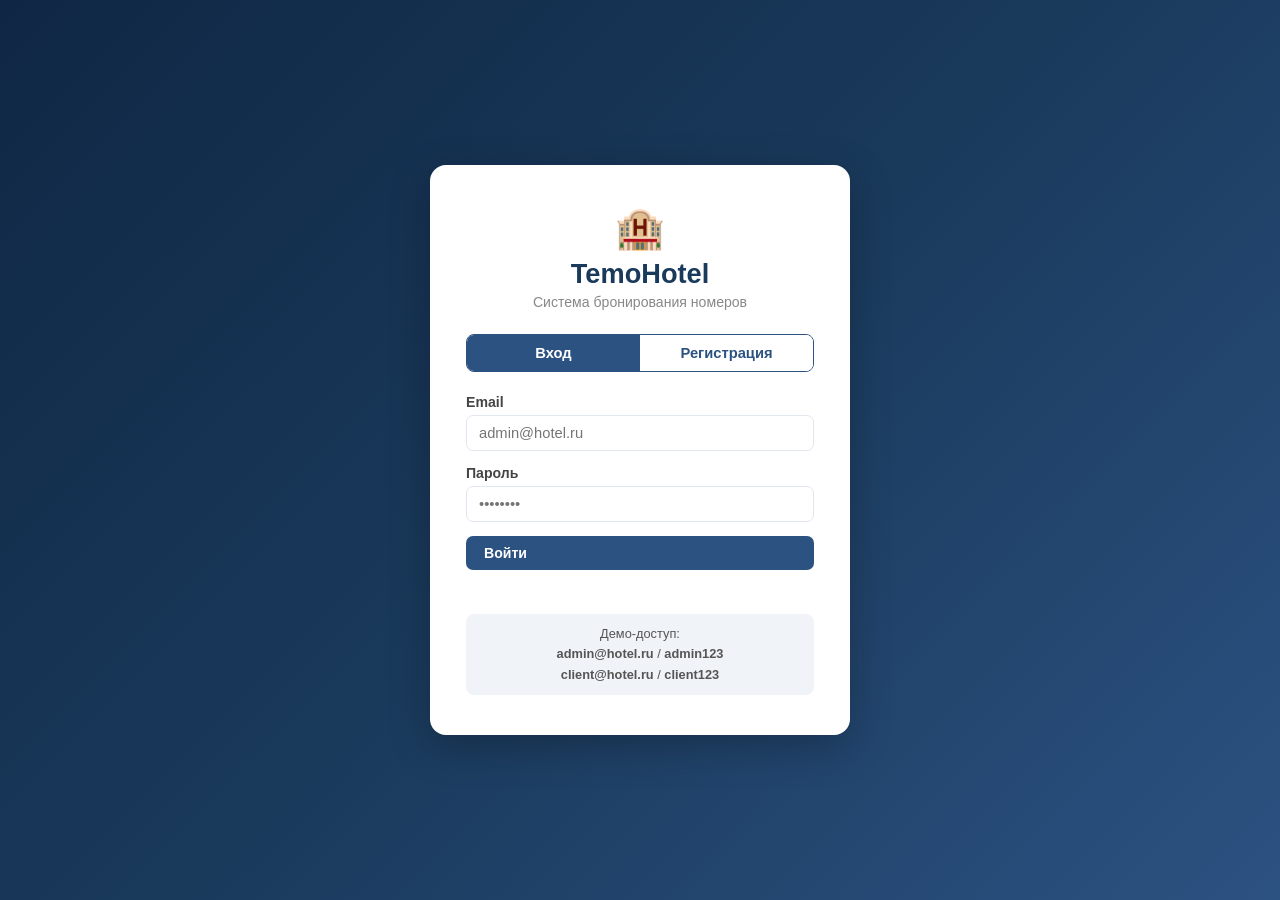
<file: hotel/index.html>
<!DOCTYPE html>
<html lang="ru">
<head>
  <meta charset="UTF-8">
  <meta name="viewport" content="width=device-width, initial-scale=1.0">
  <title>TemoHotel — Вход</title>
  <link rel="stylesheet" href="style.css">
</head>
<body>
<div class="login-wrap">
  <div class="login-box">
    <div class="login-logo">🏨</div>
    <h1>TemoHotel</h1>
    <p class="subtitle">Система бронирования номеров</p>

    <div class="tabs">
      <button class="active" onclick="switchTab('login')">Вход</button>
      <button onclick="switchTab('register')">Регистрация</button>
    </div>

    <!-- ВХОД -->
    <div id="tab-login">
      <div class="form-group">
        <label>Email</label>
        <input type="email" id="login-email" placeholder="admin@hotel.ru" />
      </div>
      <div class="form-group">
        <label>Пароль</label>
        <input type="password" id="login-pass" placeholder="••••••••" />
      </div>
      <button class="btn btn-primary" style="width:100%" onclick="doLogin()">Войти</button>
      <div id="login-error" class="error-msg"></div>
      <p class="demo-hint">
        Демо-доступ:<br>
        <b>admin@hotel.ru</b> / <b>admin123</b><br>
        <b>client@hotel.ru</b> / <b>client123</b>
      </p>
    </div>

    <!-- РЕГИСТРАЦИЯ -->
    <div id="tab-register" style="display:none">
      <div class="form-group">
        <label>ФИО</label>
        <input type="text" id="reg-fio" placeholder="Иван Иванов" />
      </div>
      <div class="form-group">
        <label>Телефон</label>
        <input type="tel" id="reg-phone" placeholder="79001234567" inputmode="numeric" maxlength="15" />
        <small style="color:#888;font-size:0.78em">Только цифры, например: 79001234567</small>
      </div>
      <div class="form-group">
        <label>Email</label>
        <input type="email" id="reg-email" placeholder="your@email.ru" />
      </div>
      <div class="form-group">
        <label>Пароль</label>
        <input type="password" id="reg-pass" placeholder="Минимум 6 символов" />
      </div>
      <button class="btn btn-success" style="width:100%" onclick="doRegister()">Зарегистрироваться</button>
      <div id="reg-msg" class="error-msg"></div>
    </div>
  </div>
</div>

<script src="db.js"></script>
<script>
  // Если уже залогинен — редирект
  const sess = DB.getSession();
  if (sess) {
    location.href = sess.role === 'admin' ? 'admin.html' : 'client.html';
  }

  function switchTab(tab) {
    document.querySelectorAll('.tabs button').forEach((b, i) => {
      b.classList.toggle('active', (tab === 'login' && i === 0) || (tab === 'register' && i === 1));
    });
    document.getElementById('tab-login').style.display = tab === 'login' ? '' : 'none';
    document.getElementById('tab-register').style.display = tab === 'register' ? '' : 'none';
  }

  function doLogin() {
    const email = document.getElementById('login-email').value.trim();
    const pass = document.getElementById('login-pass').value;
    const user = DB.findUser(email, pass);
    if (!user) {
      document.getElementById('login-error').textContent = 'Неверный email или пароль';
      return;
    }
    DB.setSession(user);
    location.href = user.role === 'admin' ? 'admin.html' : 'client.html';
  }

  function doRegister() {
    const fio = document.getElementById('reg-fio').value.trim();
    const phone = document.getElementById('reg-phone').value.trim();
    const email = document.getElementById('reg-email').value.trim();
    const pass = document.getElementById('reg-pass').value;
    const msg = document.getElementById('reg-msg');

    if (!fio || !email || !pass) { msg.textContent = 'Заполните все поля'; msg.className = 'error-msg'; return; }
    if (phone && !/^\d+$/.test(phone)) { msg.textContent = 'Телефон должен содержать только цифры'; msg.className = 'error-msg'; return; }
    if (phone && (phone.length < 10 || phone.length > 15)) { msg.textContent = 'Телефон: от 10 до 15 цифр'; msg.className = 'error-msg'; return; }
    if (pass.length < 6) { msg.textContent = 'Пароль минимум 6 символов'; msg.className = 'error-msg'; return; }

    const user = DB.registerUser({ fio, phone, email, password: pass });
    if (!user) { msg.textContent = 'Email уже зарегистрирован'; msg.className = 'error-msg'; return; }

    msg.textContent = 'Регистрация успешна! Войдите в систему.';
    msg.className = 'success-msg';
    setTimeout(() => switchTab('login'), 1500);
  }

  // Разрешаем только цифры в поле телефона
  document.getElementById('reg-phone').addEventListener('input', function() {
    this.value = this.value.replace(/\D/g, '');
  });

  // Enter для входа
  document.addEventListener('keydown', e => {
    if (e.key === 'Enter') doLogin();
  });
</script>
</body>
</html>
</file>
<file: hotel/style.css>
* { margin: 0; padding: 0; box-sizing: border-box; }

:root {
  --primary: #1a3a5c;
  --primary-light: #2c5282;
  --accent: #63b3ed;
  --success: #27ae60;
  --danger: #e74c3c;
  --warning: #f39c12;
  --bg: #f0f4f8;
  --card: #ffffff;
  --text: #222;
  --text-muted: #888;
  --border: #e2e8f0;
  --radius: 10px;
  --shadow: 0 2px 12px rgba(0,0,0,0.08);
}

html { font-size: 16px; }

body {
  font-family: 'Segoe UI', Arial, sans-serif;
  background: var(--bg);
  color: var(--text);
  min-height: 100vh;
  overflow-x: hidden;
}

/* ===== ШАПКА ===== */
.header {
  background: var(--primary);
  color: #fff;
  padding: 8px 20px;
  display: flex;
  align-items: center;
  justify-content: space-between;
  flex-wrap: wrap;
  gap: 10px;
  position: sticky;
  top: 0;
  z-index: 100;
  box-shadow: 0 2px 8px rgba(0,0,0,0.2);
}
.header h1 {
  font-size: clamp(0.95em, 2.5vw, 1.3em);
  letter-spacing: 0.5px;
  white-space: nowrap;
}
.header .logo-icon { font-size: 1.3em; margin-right: 6px; }
.header .user-info {
  display: flex;
  align-items: center;
  gap: 10px;
  flex-wrap: wrap;
}
.header .user-info span {
  opacity: 0.85;
  font-size: clamp(0.78em, 2vw, 0.95em);
  max-width: 160px;
  overflow: hidden;
  text-overflow: ellipsis;
  white-space: nowrap;
}
.header-brand {
  display: flex;
  align-items: center;
  gap: 10px;
  cursor: pointer;
  text-decoration: none;
  flex-shrink: 0;
  transition: opacity 0.2s;
}
.header-brand:hover { opacity: 0.85; }
.header-logo {
  height: 90px;
  width: auto;
  object-fit: contain;
  display: block;
}
.header-logo-text {
  height: 50px;
  width: auto;
  object-fit: contain;
  display: block;
}
.header-brand-text {
  display: flex;
  flex-direction: column;
  line-height: 1;
  gap: 1px;
}
.brand-temo {
  font-size: clamp(0.9em, 2vw, 1.3em);
  font-weight: 900;
  color: #fff;
  letter-spacing: 3px;
  font-family: 'Segoe UI', Arial, sans-serif;
}
.brand-hotel {
  font-size: clamp(0.6em, 1.3vw, 0.88em);
  font-weight: 600;
  color: rgba(255,255,255,0.85);
  letter-spacing: 5px;
}
.btn-logout {
  background: var(--danger);
  color: #fff;
  border: none;
  padding: 6px 14px;
  border-radius: 6px;
  cursor: pointer;
  font-size: 0.85em;
  white-space: nowrap;
  transition: background 0.2s;
}
.btn-logout:hover { background: #c0392b; }

/* ===== НАВИГАЦИЯ В ШАПКЕ ===== */
.header-nav {
  display: flex;
  align-items: center;
  gap: 2px;
  flex: 1;
  justify-content: center;
  flex-wrap: wrap;
}
.header-nav button {
  background: none;
  border: none;
  color: rgba(255,255,255,0.7);
  padding: 8px 16px;
  cursor: pointer;
  font-size: clamp(0.8em, 1.8vw, 0.95em);
  border-bottom: 3px solid transparent;
  border-radius: 4px 4px 0 0;
  transition: all 0.2s;
  white-space: nowrap;
}
.header-nav button:hover { color: #fff; background: rgba(255,255,255,0.08); }
.header-nav button.active { color: #fff; border-bottom-color: var(--accent); }

/* ===== КОНТЕНТ ===== */
.container {
  max-width: 1100px;
  margin: 24px auto;
  padding: 0 16px;
}
.page { display: none; }
.page.active { display: block; }

/* ===== КАРТОЧКИ НОМЕРОВ ===== */
.rooms-grid {
  display: grid;
  grid-template-columns: repeat(auto-fill, minmax(240px, 1fr));
  gap: 16px;
  margin-top: 16px;
}
.room-card {
  background: var(--card);
  border-radius: var(--radius);
  box-shadow: var(--shadow);
  padding: 18px;
  transition: transform 0.2s, box-shadow 0.2s;
  display: flex;
  flex-direction: column;
  gap: 6px;
}
.room-card:hover { transform: translateY(-3px); box-shadow: 0 6px 20px rgba(0,0,0,0.12); }
.room-card h3 { font-size: 1.05em; color: var(--primary); }
.room-card .price { font-size: 1.2em; font-weight: bold; color: var(--success); }
.room-card .type { color: #666; font-size: 0.88em; }
.room-card .desc { color: var(--text-muted); font-size: 0.83em; flex: 1; }
.room-card .card-footer { margin-top: 8px; }

/* ===== БЕЙДЖИ ===== */
.badge {
  display: inline-block;
  padding: 3px 10px;
  border-radius: 20px;
  font-size: 0.78em;
  font-weight: bold;
}
.badge.free { background: #d4edda; color: #155724; }
.badge.busy { background: #f8d7da; color: #721c24; }
.badge.pending { background: #fff3cd; color: #856404; }

/* ===== КНОПКИ ===== */
.btn {
  padding: 9px 18px;
  border: none;
  border-radius: 7px;
  cursor: pointer;
  font-size: 0.88em;
  font-weight: 600;
  transition: all 0.2s;
  white-space: nowrap;
  display: inline-flex;
  align-items: center;
  gap: 5px;
}
.btn:disabled { opacity: 0.5; cursor: not-allowed; }
.btn-primary { background: var(--primary-light); color: #fff; }
.btn-primary:hover:not(:disabled) { background: var(--primary); }
.btn-success { background: var(--success); color: #fff; }
.btn-success:hover:not(:disabled) { background: #1e8449; }
.btn-danger { background: var(--danger); color: #fff; }
.btn-danger:hover:not(:disabled) { background: #c0392b; }
.btn-warning { background: var(--warning); color: #fff; }
.btn-warning:hover:not(:disabled) { background: #d68910; }
.btn-sm { padding: 5px 11px; font-size: 0.8em; }
.btn-block { width: 100%; justify-content: center; }

/* ===== ФОРМЫ ===== */
.form-group { margin-bottom: 14px; }
.form-group label {
  display: block;
  margin-bottom: 5px;
  font-weight: 600;
  color: #444;
  font-size: 0.88em;
}
.form-group input,
.form-group select,
.form-group textarea {
  width: 100%;
  padding: 9px 12px;
  border: 1.5px solid var(--border);
  border-radius: 7px;
  font-size: 0.92em;
  transition: border 0.2s;
  background: #fff;
  color: var(--text);
}
.form-group input:focus,
.form-group select:focus,
.form-group textarea:focus {
  outline: none;
  border-color: var(--primary-light);
  box-shadow: 0 0 0 3px rgba(44,82,130,0.1);
}
.form-row {
  display: grid;
  grid-template-columns: 1fr 1fr;
  gap: 12px;
}

/* ===== ТАБЛИЦЫ ===== */
.table-wrap {
  overflow-x: auto;
  margin-top: 14px;
  border-radius: var(--radius);
  box-shadow: var(--shadow);
  -webkit-overflow-scrolling: touch;
}
.table-wrap::-webkit-scrollbar { height: 5px; }
.table-wrap::-webkit-scrollbar-thumb { background: var(--accent); border-radius: 3px; }
table {
  width: 100%;
  border-collapse: collapse;
  background: var(--card);
  min-width: 500px;
}
th {
  background: var(--primary-light);
  color: #fff;
  padding: 11px 13px;
  text-align: left;
  font-size: 0.85em;
  white-space: nowrap;
}
td {
  padding: 10px 13px;
  border-bottom: 1px solid var(--border);
  font-size: 0.85em;
  vertical-align: middle;
}
tr:last-child td { border-bottom: none; }
tr:hover td { background: #f7faff; }
.td-actions { display: flex; gap: 6px; flex-wrap: wrap; }

/* ===== МОДАЛЬНОЕ ОКНО ===== */
.modal-overlay {
  display: none;
  position: fixed;
  inset: 0;
  background: rgba(0,0,0,0.55);
  z-index: 1000;
  align-items: center;
  justify-content: center;
  padding: 16px;
}
.modal-overlay.open { display: flex; }
.modal {
  background: var(--card);
  border-radius: 14px;
  padding: 28px 24px;
  width: 100%;
  max-width: 460px;
  max-height: 90vh;
  overflow-y: auto;
  box-shadow: 0 8px 32px rgba(0,0,0,0.2);
  position: relative;
}
.modal h2 { margin-bottom: 18px; color: var(--primary); font-size: 1.15em; }
.modal-close {
  position: absolute;
  top: 12px;
  right: 16px;
  background: none;
  border: none;
  font-size: 1.5em;
  cursor: pointer;
  color: var(--text-muted);
  line-height: 1;
  padding: 4px;
}
.modal-close:hover { color: var(--danger); }

/* ===== СТРАНИЦА ВХОДА ===== */
.login-wrap {
  min-height: 100vh;
  display: flex;
  align-items: center;
  justify-content: center;
  background: linear-gradient(135deg, #0f2744 0%, #1a3a5c 50%, #2c5282 100%);
  padding: 20px;
}
.login-box {
  background: var(--card);
  border-radius: 16px;
  padding: clamp(24px, 5vw, 40px) clamp(20px, 5vw, 36px);
  width: 100%;
  max-width: 420px;
  box-shadow: 0 12px 40px rgba(0,0,0,0.25);
}
.login-logo {
  text-align: center;
  margin-bottom: 6px;
  font-size: 2.5em;
}
.login-box h1 {
  text-align: center;
  color: var(--primary);
  margin-bottom: 4px;
  font-size: clamp(1.3em, 4vw, 1.7em);
}
.login-box .subtitle {
  text-align: center;
  color: var(--text-muted);
  margin-bottom: 24px;
  font-size: 0.88em;
}
.tabs {
  display: flex;
  margin-bottom: 22px;
  border-radius: 8px;
  overflow: hidden;
  border: 1.5px solid var(--primary-light);
}
.tabs button {
  flex: 1;
  padding: 10px;
  border: none;
  background: #fff;
  color: var(--primary-light);
  font-weight: 600;
  cursor: pointer;
  font-size: 0.92em;
  transition: all 0.2s;
}
.tabs button.active { background: var(--primary-light); color: #fff; }
.error-msg { color: var(--danger); font-size: 0.85em; margin-top: 8px; text-align: center; min-height: 20px; }
.success-msg { color: var(--success); font-size: 0.85em; margin-top: 8px; text-align: center; }
.demo-hint {
  margin-top: 16px;
  padding: 10px 14px;
  background: #f0f4f8;
  border-radius: 8px;
  font-size: 0.8em;
  color: #555;
  text-align: center;
  line-height: 1.6;
}

/* ===== ИКОНКА УВЕДОМЛЕНИЙ (клиент) ===== */
.notif-btn-wrap {
  position: relative;
}
.notif-icon-btn {
  background: none;
  border: none;
  cursor: pointer;
  padding: 4px;
  position: relative;
  display: flex;
  align-items: center;
  justify-content: center;
  border-radius: 8px;
  transition: background 0.2s;
}
.notif-icon-btn:hover { background: rgba(255,255,255,0.12); }
.notif-icon-img {
  width: 36px;
  height: 36px;
  object-fit: contain;
  display: block;
}
.notif-icon-btn .notif-badge {
  position: absolute;
  top: 0;
  right: 0;
  transform: translate(30%, -30%);
}

/* ===== ПАНЕЛЬ УВЕДОМЛЕНИЙ ===== */
.notif-panel {
  display: none;
  position: absolute;
  top: calc(100% + 12px);
  right: 0;
  width: 320px;
  max-height: 420px;
  background: #fff;
  border-radius: 12px;
  box-shadow: 0 8px 32px rgba(0,0,0,0.18);
  z-index: 500;
  overflow: hidden;
  flex-direction: column;
}
.notif-panel.open { display: flex; }
.notif-panel-header {
  display: flex;
  align-items: center;
  justify-content: space-between;
  padding: 14px 16px 10px;
  font-weight: 700;
  font-size: 0.95em;
  color: var(--primary);
  border-bottom: 1px solid var(--border);
  flex-shrink: 0;
}
.notif-panel-close {
  background: none;
  border: none;
  font-size: 1.3em;
  cursor: pointer;
  color: #aaa;
  line-height: 1;
  padding: 2px 6px;
  border-radius: 4px;
}
.notif-panel-close:hover { color: var(--danger); background: #fef2f2; }
.notif-panel #notif-list {
  overflow-y: auto;
  padding: 10px 12px;
  flex: 1;
}
.notif-panel .notif-item {
  margin-bottom: 8px;
}
.notif-panel .empty-state {
  padding: 24px 16px;
}

@media (max-width: 480px) {
  .notif-panel { width: calc(100vw - 24px); right: -60px; }
  .notif-icon-img { width: 28px; height: 28px; }
}


.notif-badge {
  background: var(--danger);
  color: #fff;
  border-radius: 50%;
  width: 18px;
  height: 18px;
  font-size: 0.68em;
  display: inline-flex;
  align-items: center;
  justify-content: center;
  margin-left: 4px;
  vertical-align: middle;
  font-weight: bold;
}
.notif-item {
  background: var(--card);
  border-radius: 8px;
  padding: 12px 16px;
  margin-bottom: 10px;
  box-shadow: var(--shadow);
  border-left: 4px solid var(--primary-light);
}
.notif-item.unread { border-left-color: var(--danger); background: #fff8f8; }
.notif-item .notif-text { font-size: 0.9em; line-height: 1.5; color: #111; }
.notif-item .notif-date { font-size: 0.76em; color: #555; margin-top: 5px; }

/* ===== СЕКЦИИ ===== */
.section-header {
  display: flex;
  align-items: center;
  justify-content: space-between;
  flex-wrap: wrap;
  gap: 10px;
  margin-bottom: 14px;
}
.section-header h2 { color: var(--primary); font-size: clamp(1em, 3vw, 1.2em); }

.filter-bar {
  display: flex;
  gap: 10px;
  flex-wrap: wrap;
  align-items: center;
}
.filter-bar select {
  padding: 7px 12px;
  border-radius: 7px;
  border: 1.5px solid var(--border);
  font-size: 0.88em;
  background: #fff;
  cursor: pointer;
}

.info-card {
  background: var(--card);
  border-radius: var(--radius);
  padding: 18px 20px;
  box-shadow: var(--shadow);
  margin-bottom: 14px;
}
.info-card p { margin-bottom: 8px; font-size: 0.92em; line-height: 1.5; }
.info-card p:last-child { margin-bottom: 0; }
.info-card strong { color: var(--primary); }

/* ===== СТАТИСТИКА ===== */
.stats {
  display: grid;
  grid-template-columns: repeat(auto-fit, minmax(130px, 1fr));
  gap: 14px;
  margin-bottom: 24px;
}
.stat-card {
  background: var(--card);
  border-radius: var(--radius);
  padding: 16px;
  box-shadow: var(--shadow);
  text-align: center;
  border-top: 3px solid var(--primary-light);
}
.stat-card .num {
  font-size: clamp(1.6em, 4vw, 2.2em);
  font-weight: bold;
  color: var(--primary-light);
  line-height: 1;
}
.stat-card .lbl { font-size: 0.8em; color: var(--text-muted); margin-top: 6px; }

/* ===== ТОСТ ===== */
.toast {
  position: fixed;
  bottom: 24px;
  right: 24px;
  left: 24px;
  max-width: 360px;
  margin: 0 auto;
  background: var(--primary);
  color: #fff;
  padding: 13px 20px;
  border-radius: 10px;
  box-shadow: 0 4px 20px rgba(0,0,0,0.25);
  z-index: 9999;
  font-size: 0.9em;
  opacity: 0;
  transform: translateY(20px);
  transition: opacity 0.3s, transform 0.3s;
  pointer-events: none;
  text-align: center;
}
.toast.show { opacity: 1; transform: translateY(0); }

/* ===== ПУСТЫЕ СОСТОЯНИЯ ===== */
.empty-state {
  text-align: center;
  padding: 40px 20px;
  color: var(--text-muted);
}
.empty-state .empty-icon { font-size: 3em; margin-bottom: 12px; }
.empty-state p { font-size: 0.95em; }

/* ===== РАСЧЁТ СТОИМОСТИ ===== */
.price-calc {
  background: #f0fdf4;
  border: 1.5px solid #86efac;
  border-radius: 8px;
  padding: 10px 14px;
  font-weight: bold;
  color: #166534;
  font-size: 0.95em;
  margin-bottom: 12px;
}

/* ===== АДАПТАЦИЯ ===== */

/* Планшет */
@media (max-width: 768px) {
  .container { margin: 16px auto; padding: 0 12px; }

  .rooms-grid { grid-template-columns: repeat(auto-fill, minmax(200px, 1fr)); gap: 12px; }

  .form-row { grid-template-columns: 1fr; }

  .stats { grid-template-columns: repeat(2, 1fr); }

  .section-header { flex-direction: column; align-items: flex-start; }

  .modal { padding: 22px 18px; }

  th, td { padding: 9px 10px; font-size: 0.82em; }

  .header { padding: 8px 14px; flex-wrap: wrap; }
  .header-nav { order: 3; width: 100%; justify-content: flex-start; gap: 0; overflow-x: auto; flex-wrap: nowrap; }
  .header-nav button { padding: 8px 12px; font-size: 0.8em; flex-shrink: 0; }

  .nav button { padding: 10px 12px; font-size: 0.8em; }
}

/* Мобильный */
@media (max-width: 480px) {
  html { font-size: 15px; }

  .header { padding: 8px 10px; }
  .header-logo { height: 60px; }
  .header-logo-text { height: 32px; }
  .header-nav button { padding: 7px 9px; font-size: 0.76em; }
  .brand-temo { font-size: 1.2em; letter-spacing: 2px; }
  .brand-hotel { font-size: 0.85em; letter-spacing: 3px; }
  .header h1 { font-size: 0.88em; }
  .header .user-info span { max-width: 100px; }

  .nav { padding: 0 6px; }
  .nav button { padding: 9px 10px; font-size: 0.76em; }

  .container { padding: 0 10px; margin: 12px auto; }

  .rooms-grid { grid-template-columns: 1fr; }

  .stats { grid-template-columns: repeat(2, 1fr); gap: 10px; }
  .stat-card { padding: 12px; }
  .stat-card .num { font-size: 1.6em; }

  .login-box { padding: 22px 16px; }
  .login-box h1 { font-size: 1.3em; }

  .modal { padding: 20px 14px; max-height: 95vh; }

  .btn { padding: 8px 14px; font-size: 0.84em; }
  .btn-sm { padding: 5px 9px; font-size: 0.76em; }

  .td-actions { flex-direction: column; gap: 4px; }
  .td-actions .btn { width: 100%; justify-content: center; }

  th, td { padding: 8px 8px; font-size: 0.78em; }

  .toast { bottom: 16px; right: 12px; left: 12px; font-size: 0.85em; }

  .section-header h2 { font-size: 1em; }

  .filter-bar { width: 100%; }
  .filter-bar select { flex: 1; min-width: 0; }
}

/* Очень маленькие экраны */
@media (max-width: 360px) {
  .nav button { padding: 8px 8px; font-size: 0.72em; }
  .header h1 { font-size: 0.82em; }
  .stats { grid-template-columns: 1fr 1fr; }
}
</file>
